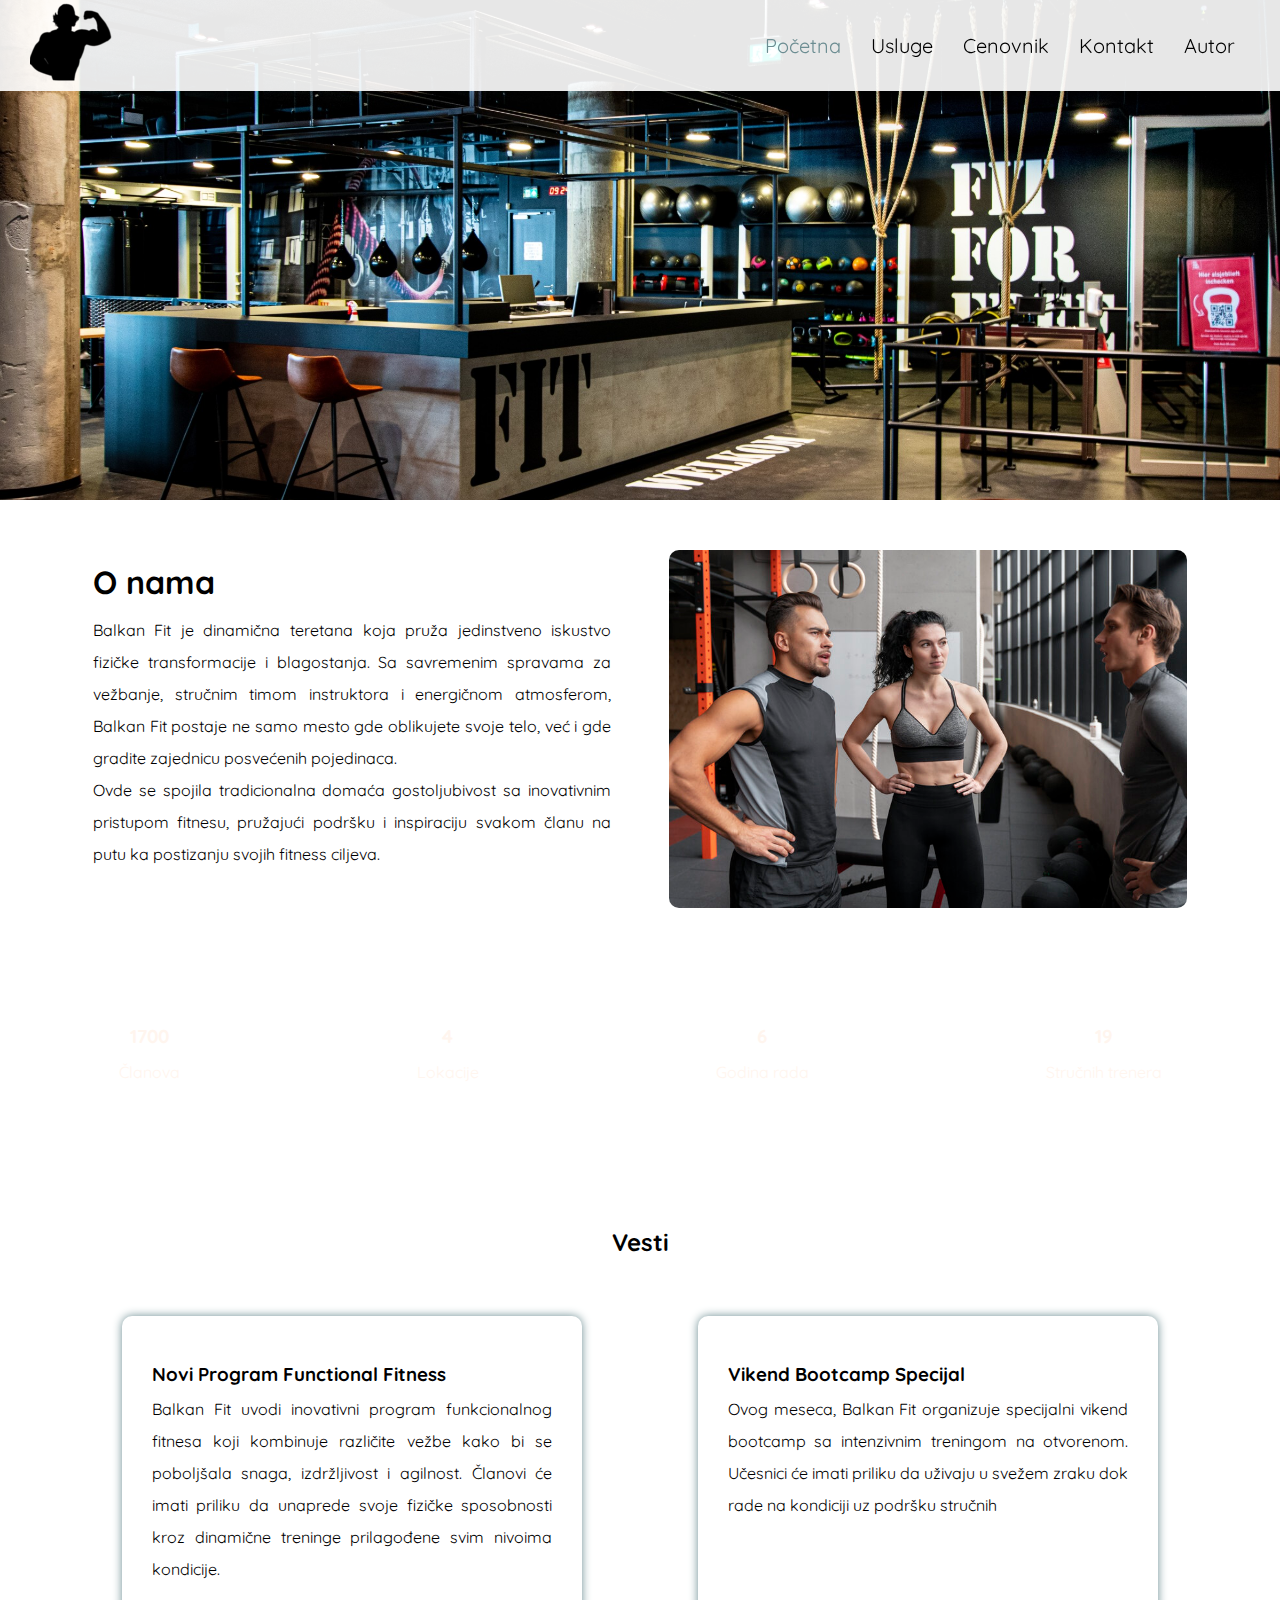
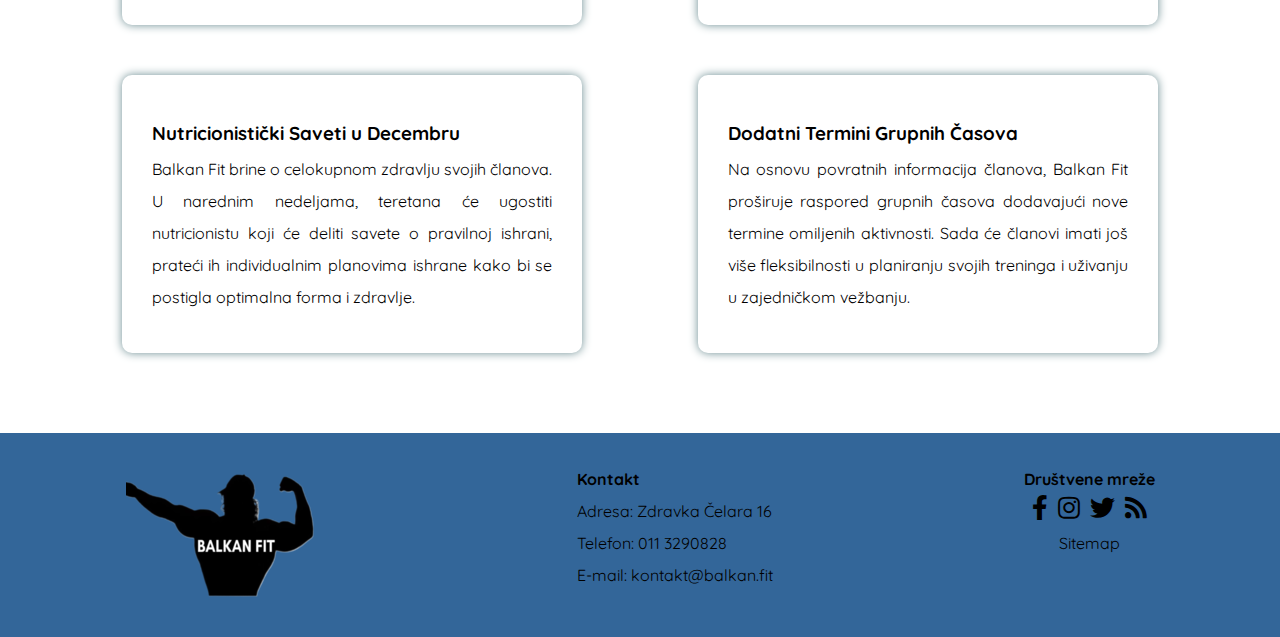
<file: Balkan fit/balkanfit/balkan_fit/index.html>
<!DOCTYPE html>
<html lang="sr-Latn-RS">


<head>
    <meta charset="UTF-8">
    <link href="https://fonts.googleapis.com/css2?family=Quicksand&amp;display=swap" rel="stylesheet">
    <title>Balkan Fit | Početna</title>
    <link rel="stylesheet" href="css/style.css" type="text/css">
    <link rel="stylesheet" href="../../cdnjs.cloudflare.com/ajax/libs/font-awesome/5.15.1/css/all.min.css">
    <link rel="shortcut icon" href="img/logo.ico">
    <meta name="keywords" content="Fitnes, Bodybuilding, Snaga, Kardio, Funkcionalni trening"/>
	<meta name="description" content="Teretana Balkan Fit pruža vrhunski fitnes doživljaj uz stručne trenere, modernu opremu i motivišuću atmosferu. Postignite svoje fitness ciljeve uz nas!" />
	<meta name="author" content="Nikola Eremija"/>
</head>
<body>
    <header>
        <nav>
            <div id="logo">
                <a href="index.html">
                    <img src="img/logo.png" alt="Logo slika"/>
                </a>
            </div>
            <ul id="meni">
                <li>
                    <a href="index.html" class="aktivan">Početna</a>
                </li>
                <li>
                    <a href="usluge.html">Usluge</a>
                </li>
                <li>
                    <a href="cenovnik.html">Cenovnik</a>
                </li>
                <li>
                    <a href="kontakt.html">Kontakt</a>
                </li>
                <li>
                    <a href="autor.html">Autor</a>
                </li>
            </ul>
        </nav>
        <div class="coverphoto">
        </div>
    </header>
    <main>
        <div class="tekstovi">
            <div class="okvir">
                <h1>O nama</h1>
                <p>Balkan Fit je dinamična teretana koja pruža jedinstveno iskustvo fizičke transformacije i blagostanja. Sa savremenim spravama za vežbanje, stručnim timom instruktora i energičnom atmosferom, Balkan Fit postaje ne samo mesto gde oblikujete svoje telo, već i gde gradite zajednicu posvećenih pojedinaca.</p>
                <p>Ovde se spojila tradicionalna domaća gostoljubivost sa inovativnim pristupom fitnesu, pružajući podršku i inspiraciju svakom članu na putu ka postizanju svojih fitness ciljeva.</p>
            </div>
            <div class="okvir">
                <img src="img/slikaradnici.jpg" alt="Slika radnika teretane">
            </div>
        </div>
        <div id="brojevi">
            <div class="blok">
                <h3>1700</h3>
                <p>Članova</p>
            </div>
            <div class="blok">
                <h3>4</h3>
                <p>Lokacije</p>
            </div>
            <div class="blok">
                <h3>6</h3>
                <p>Godina rada</p>
            </div>
            <div class="blok">
                <h3>19</h3>
                <p>Stručnih trenera</p>
            </div>
        </div>
        <div class="tekstovi">
            <div id="vesti">
                <h2>Vesti</h2>
            </div>
            <div class="vest">
                <h3>Novi Program Functional Fitness</h3>
                <p>Balkan Fit uvodi inovativni program funkcionalnog fitnesa koji kombinuje različite vežbe kako bi se poboljšala snaga, izdržljivost i agilnost. Članovi će imati priliku da unaprede svoje fizičke sposobnosti kroz dinamične treninge prilagođene svim nivoima kondicije.</p>
            </div>
            <div class="vest">
                <h3>Vikend Bootcamp Specijal</h3>
                <p>Ovog meseca, Balkan Fit organizuje specijalni vikend bootcamp sa intenzivnim treningom na otvorenom. Učesnici će imati priliku da uživaju u svežem zraku dok rade na kondiciji uz podršku stručnih </p>
            </div>
            <div class="vest">
                <h3>Nutricionistički Saveti u Decembru</h3>
                <p>Balkan Fit brine o celokupnom zdravlju svojih članova. U narednim nedeljama, teretana će ugostiti nutricionistu koji će deliti savete o pravilnoj ishrani, prateći ih individualnim planovima ishrane kako bi se postigla optimalna forma i zdravlje.</p>
            </div>
            <div class="vest">
                <h3>Dodatni Termini Grupnih Časova</h3>
                <p>Na osnovu povratnih informacija članova, Balkan Fit proširuje raspored grupnih časova dodavajući nove termine omiljenih aktivnosti. Sada će članovi imati još više fleksibilnosti u planiranju svojih treninga i uživanju u zajedničkom vežbanju.</p>
            </div>
        </div>
    </main>
    <footer>
        <div class="blok">
            <a href="index.html">
                <img src="img/logo2.png" alt="Logo slika"/>
            </a>
        </div>
        <div class="blok">
            <h4>Kontakt</h4>
            <p>Adresa: Zdravka Čelara 16</p>
            <p>Telefon: 011 3290828</p>
            <p>E-mail: kontakt@balkan.fit</p>
        </div>
        <div class="blok mreze">
            <h4>Društvene mreže</h4>
            <a href="https://www.facebook.com/" target="_blank"><i class="fab fa-facebook-f"></i></a>
            <a href="https://www.instagram.com/" target="_blank"><i class="fab fa-instagram"></i></a>
            <a href="https://www.twitter.com/" target="_blank"><i class="fab fa-twitter"></i></a>
            <a href="vesti.xml" target="_blank"><i class="fas fa-rss"></i><br></a>
            <a href="sitemap.xml" target="_blank">Sitemap</a>
        </div>
    </footer>
</body>


</html>
</file>
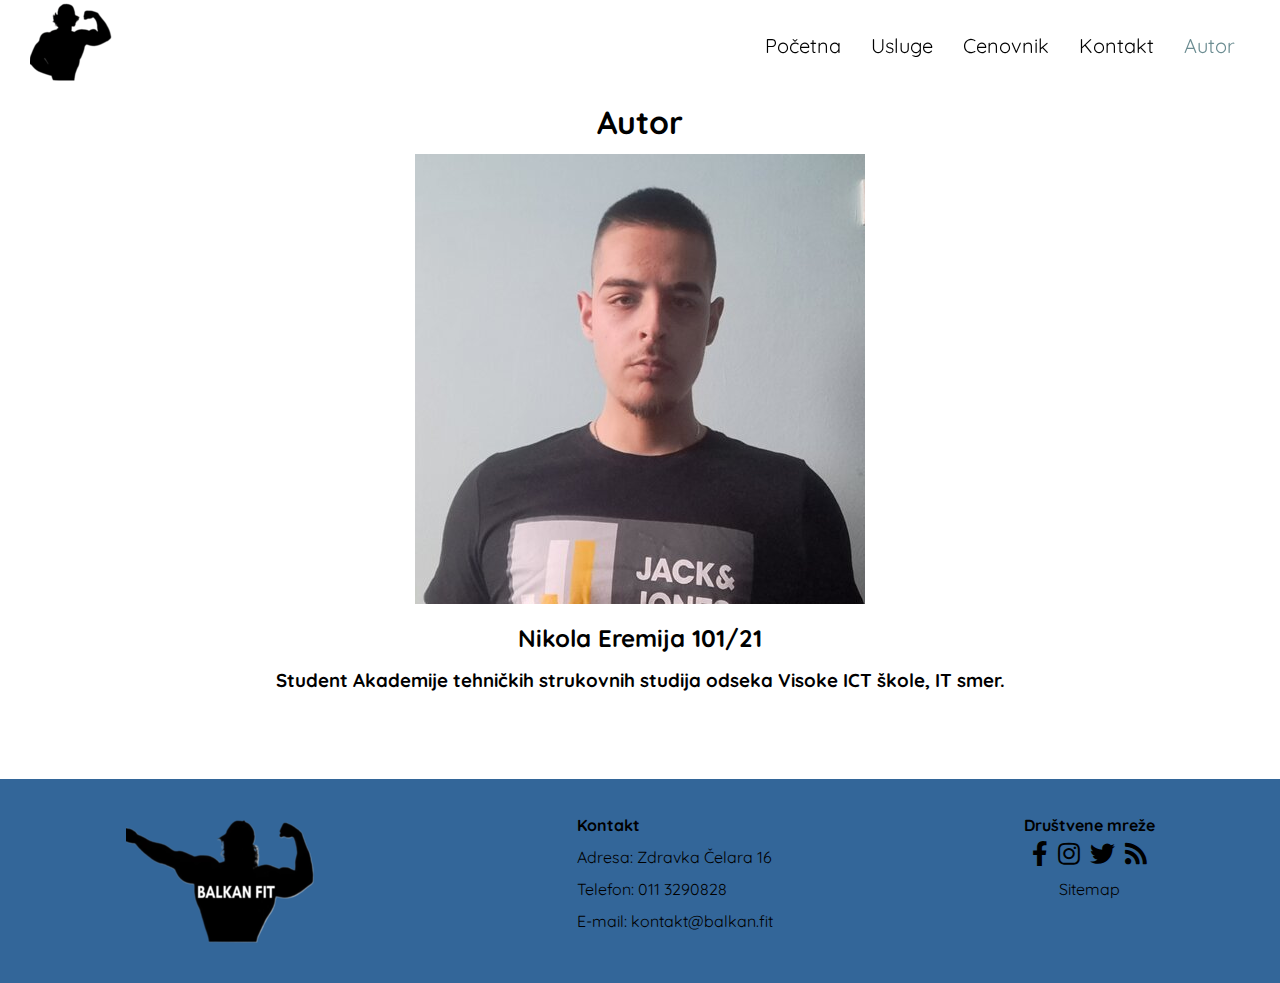
<file: Balkan fit/balkanfit/balkan_fit/autor.html>
<!DOCTYPE html>
<html lang="sr-Latn-RS">


<head>
    <meta charset="UTF-8">
    <link href="https://fonts.googleapis.com/css2?family=Quicksand&amp;display=swap" rel="stylesheet">
    <title>Balkan Fit | Autor</title>
    <link rel="stylesheet" href="css/style.css" type="text/css">
    <link rel="stylesheet" href="../../cdnjs.cloudflare.com/ajax/libs/font-awesome/5.15.1/css/all.min.css">
    <link rel="shortcut icon" href="img/logo.ico">
    <meta name="keywords" content="Teretana, Autor, Nikola, Nikola Eremija, 101/21"/>
	<meta name="description" content="Nikola Eremija je autor sajta. Student Visoke ICT škole"/>
	<meta name="author" content="Nikola Eremija"/>
</head>
<body>
    <header>
        <nav>
            <div id="logo">
                <a href="index.html">
                    <img src="img/logo.png" alt="Logo slika"/>
                </a>
            </div>
            <ul id="meni">
                <li>
                    <a href="index.html">Početna</a>
                </li>
                <li>
                    <a href="usluge.html">Usluge</a>
                </li>
                <li>
                    <a href="cenovnik.html">Cenovnik</a>
                </li>
                <li>
                    <a href="kontakt.html">Kontakt</a>
                </li>
                <li>
                    <a href="autor.html" class="aktivan">Autor</a>
                </li>
            </ul>
        </nav>
    </header>
    <main>
        <div class="naslov autor">
            <h1>Autor</h1>
            <img src="img/autor.jpg" alt="Slika autor">
            <h2>Nikola Eremija 101/21</h2>
            <h3>Student Akademije tehničkih strukovnih studija odseka Visoke ICT škole, IT smer.</h3>
        </div>
    </main>
    <footer>
        <div class="blok">
            <a href="index.html">
                <img src="img/logo2.png" alt="Logo slika"/>
            </a>
        </div>
        <div class="blok">
            <h4>Kontakt</h4>
            <p>Adresa: Zdravka Čelara 16</p>
            <p>Telefon: 011 3290828</p>
            <p>E-mail: kontakt@balkan.fit</p>
        </div>
        <div class="blok mreze">
            <h4>Društvene mreže</h4>
            <a href="https://www.facebook.com/" target="_blank"><i class="fab fa-facebook-f"></i></a>
            <a href="https://www.instagram.com/" target="_blank"><i class="fab fa-instagram"></i></a>
            <a href="https://www.twitter.com/" target="_blank"><i class="fab fa-twitter"></i></a>
            <a href="vesti.xml" target="_blank"><i class="fas fa-rss"></i><br></a>
            <a href="sitemap.xml" target="_blank">Sitemap</a>
        </div>
    </footer>
</body>


</html>
</file>
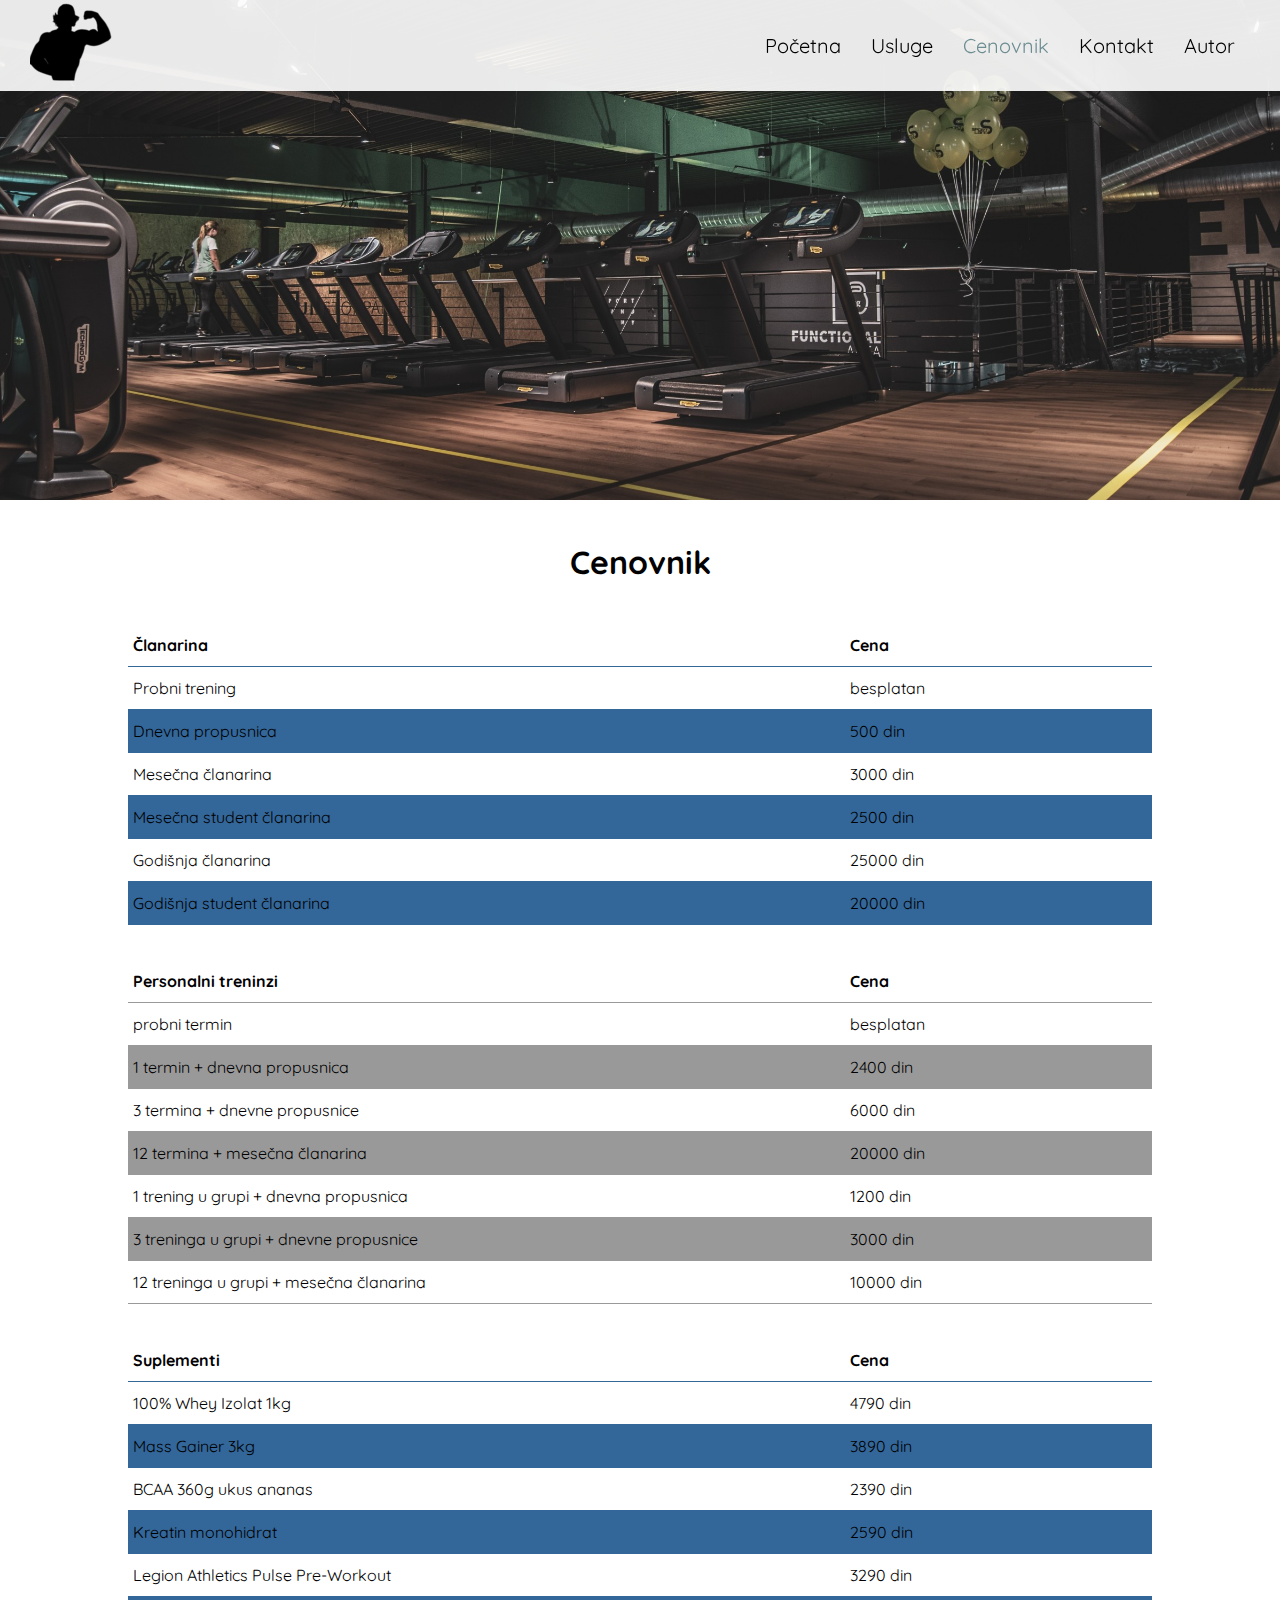
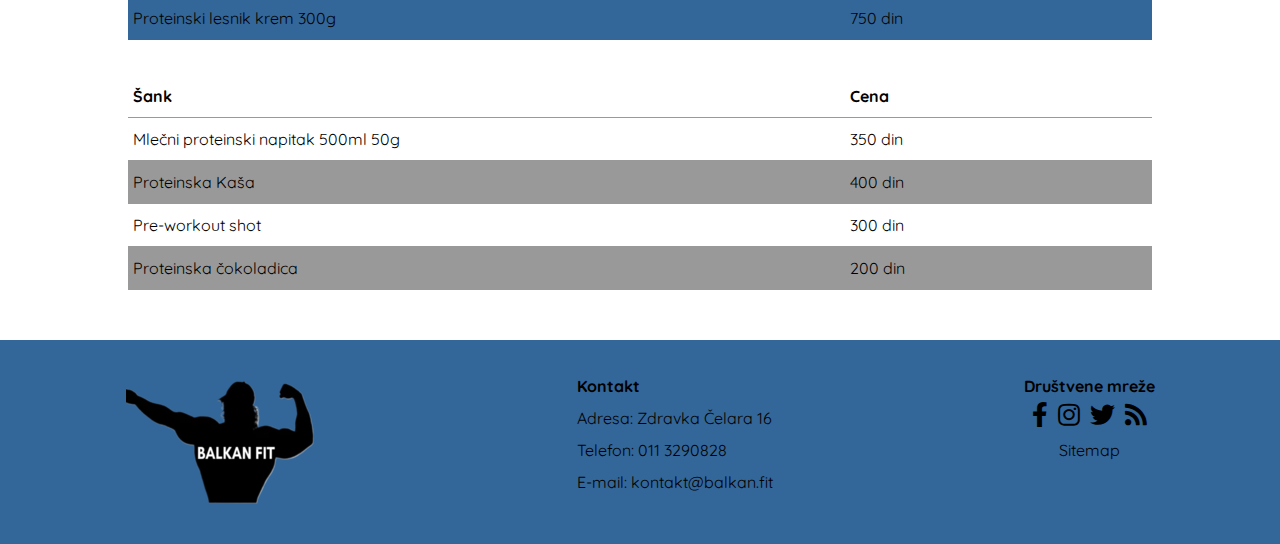
<file: Balkan fit/balkanfit/balkan_fit/cenovnik.html>
<!DOCTYPE html>
<html lang="sr-Latn-RS">


<head>
    <meta charset="UTF-8">
    <link href="https://fonts.googleapis.com/css2?family=Quicksand&amp;display=swap" rel="stylesheet">
    <title>Balkan Fit | Cenovnik</title>
    <link rel="stylesheet" href="css/style.css" type="text/css">
    <link rel="stylesheet" href="../../cdnjs.cloudflare.com/ajax/libs/font-awesome/5.15.1/css/all.min.css">
    <link rel="shortcut icon" href="img/logo.ico">
    <meta name="keywords" content="Cenovnik, Trening, Fitnes, Snaga, Kardio"/>
	<meta name="description" content="Teretana Balkan Fit nudi najefikasnije treninge uz pristupačne članarine. Naši iskusni treneri posvećeni su postizanju vaših fitness ciljeva. Pridružite nam se i očekujte vrhunsko iskustvo u svetu fitnesa." />
	<meta name="author" content="Nikola Eremija"/>
</head>
<body>
    <header>
        <nav>
            <div id="logo">
                <a href="index.html">
                    <img src="img/logo.png" alt="Logo slika"/>
                </a>
            </div>
            <ul id="meni">
                <li>
                    <a href="index.html">Početna</a>
                </li>
                <li>
                    <a href="usluge.html">Usluge</a>
                </li>
                <li>
                    <a href="cenovnik.html" class="aktivan">Cenovnik</a>
                </li>
                <li>
                    <a href="kontakt.html">Kontakt</a>
                </li>
                <li>
                    <a href="autor.html">Autor</a>
                </li>
            </ul>
        </nav>
        <div class="coverphoto covercenovnik">
        </div>
    </header>
    <main>
        <div class="naslov">
            <h1>Cenovnik</h1>
        </div>
        <div id="cenovnik">
            <table>
                <thead>
                    <tr>
                        <th>Članarina</th><th>Cena</th>
                    </tr>
                </thead>
                <tbody>
                    <tr>
                        <td>Probni trening</td><td>besplatan</td>
                    </tr>
                    <tr>
                        <td>Dnevna propusnica</td><td>500 din</td>
                    </tr>
                    <tr>
                        <td>Mesečna članarina</td><td>3000 din</td>
                    </tr>
                    <tr>
                        <td>Mesečna student članarina</td><td>2500 din</td>
                    </tr>
                    <tr>
                        <td>Godišnja članarina</td><td>25000 din</td>
                    </tr>
                    <tr>
                        <td>Godišnja student članarina</td><td>20000 din</td>
                    </tr>
                </tbody>
            </table>
            <table>
                <thead>
                    <tr>
                        <th>Personalni treninzi</th><th>Cena</th>
                    </tr>
                </thead>
                <tbody>
                    <tr>
                        <td>probni termin</td><td>besplatan</td>
                    </tr>
                    <tr>
                        <td>1 termin + dnevna propusnica</td><td>2400 din</td>
                    </tr>
                    <tr>
                        <td>3 termina + dnevne propusnice</td><td>6000 din</td>
                    </tr>
                    <tr>
                        <td>12 termina + mesečna članarina</td><td>20000 din</td>
                    </tr>
                    <tr>
                        <td>1 trening u grupi + dnevna propusnica</td><td>1200 din</td>
                    </tr>
                    <tr>
                        <td>3 treninga u grupi + dnevne propusnice</td><td>3000 din</td>
                    </tr>
                    <tr>
                        <td>12 treninga u grupi + mesečna članarina</td><td>10000 din</td>
                    </tr>
                </tbody>
            </table>
            <table>
                <thead>
                    <tr>
                        <th>Suplementi</th><th>Cena</th>
                    </tr>
                </thead>
                <tbody>
                    <tr>
                        <td>100% Whey Izolat 1kg</td><td>4790 din</td>
                    </tr>
                    <tr>
                        <td>Mass Gainer 3kg</td><td>3890 din</td>
                    </tr>
                    <tr>
                        <td>BCAA 360g ukus ananas</td><td>2390 din</td>
                    </tr>
                    <tr>
                        <td>Kreatin monohidrat</td><td>2590 din</td>
                    </tr>
                    <tr>
                        <td>Legion Athletics Pulse Pre-Workout</td><td>3290 din</td>
                    </tr>
                    <tr>
                        <td>Proteinski lesnik krem 300g</td><td>750 din</td>
                    </tr>
                </tbody>
            </table>
            <table>
                <thead>
                    <tr>
                        <th>Šank</th><th>Cena</th>
                    </tr>
                </thead>
                <tbody>
                    <tr>
                        <td>Mlečni proteinski napitak 500ml 50g</td><td>350 din</td>
                    </tr>
                    <tr>
                        <td>Proteinska Kaša</td><td>400 din</td>
                    </tr>
                    <tr>
                        <td>Pre-workout shot</td><td>300 din</td>
                    </tr>
                    <tr>
                        <td>Proteinska čokoladica</td><td>200 din</td>
                    </tr>
                </tbody>
            </table>
        </div>
    </main>
    <footer>
        <div class="blok">
            <a href="index.html">
                <img src="img/logo2.png" alt="Logo slika"/>
            </a>
        </div>
        <div class="blok">
            <h4>Kontakt</h4>
            <p>Adresa: Zdravka Čelara 16</p>
            <p>Telefon: 011 3290828</p>
            <p>E-mail: kontakt@balkan.fit</p>
        </div>
        <div class="blok mreze">
            <h4>Društvene mreže</h4>
            <a href="https://www.facebook.com/" target="_blank"><i class="fab fa-facebook-f"></i></a>
            <a href="https://www.instagram.com/" target="_blank"><i class="fab fa-instagram"></i></a>
            <a href="https://www.twitter.com/" target="_blank"><i class="fab fa-twitter"></i></a>
            <a href="vesti.xml" target="_blank"><i class="fas fa-rss"></i><br></a>
            <a href="sitemap.xml" target="_blank">Sitemap</a>
        </div>
    </footer>
</body>


</html>
</file>
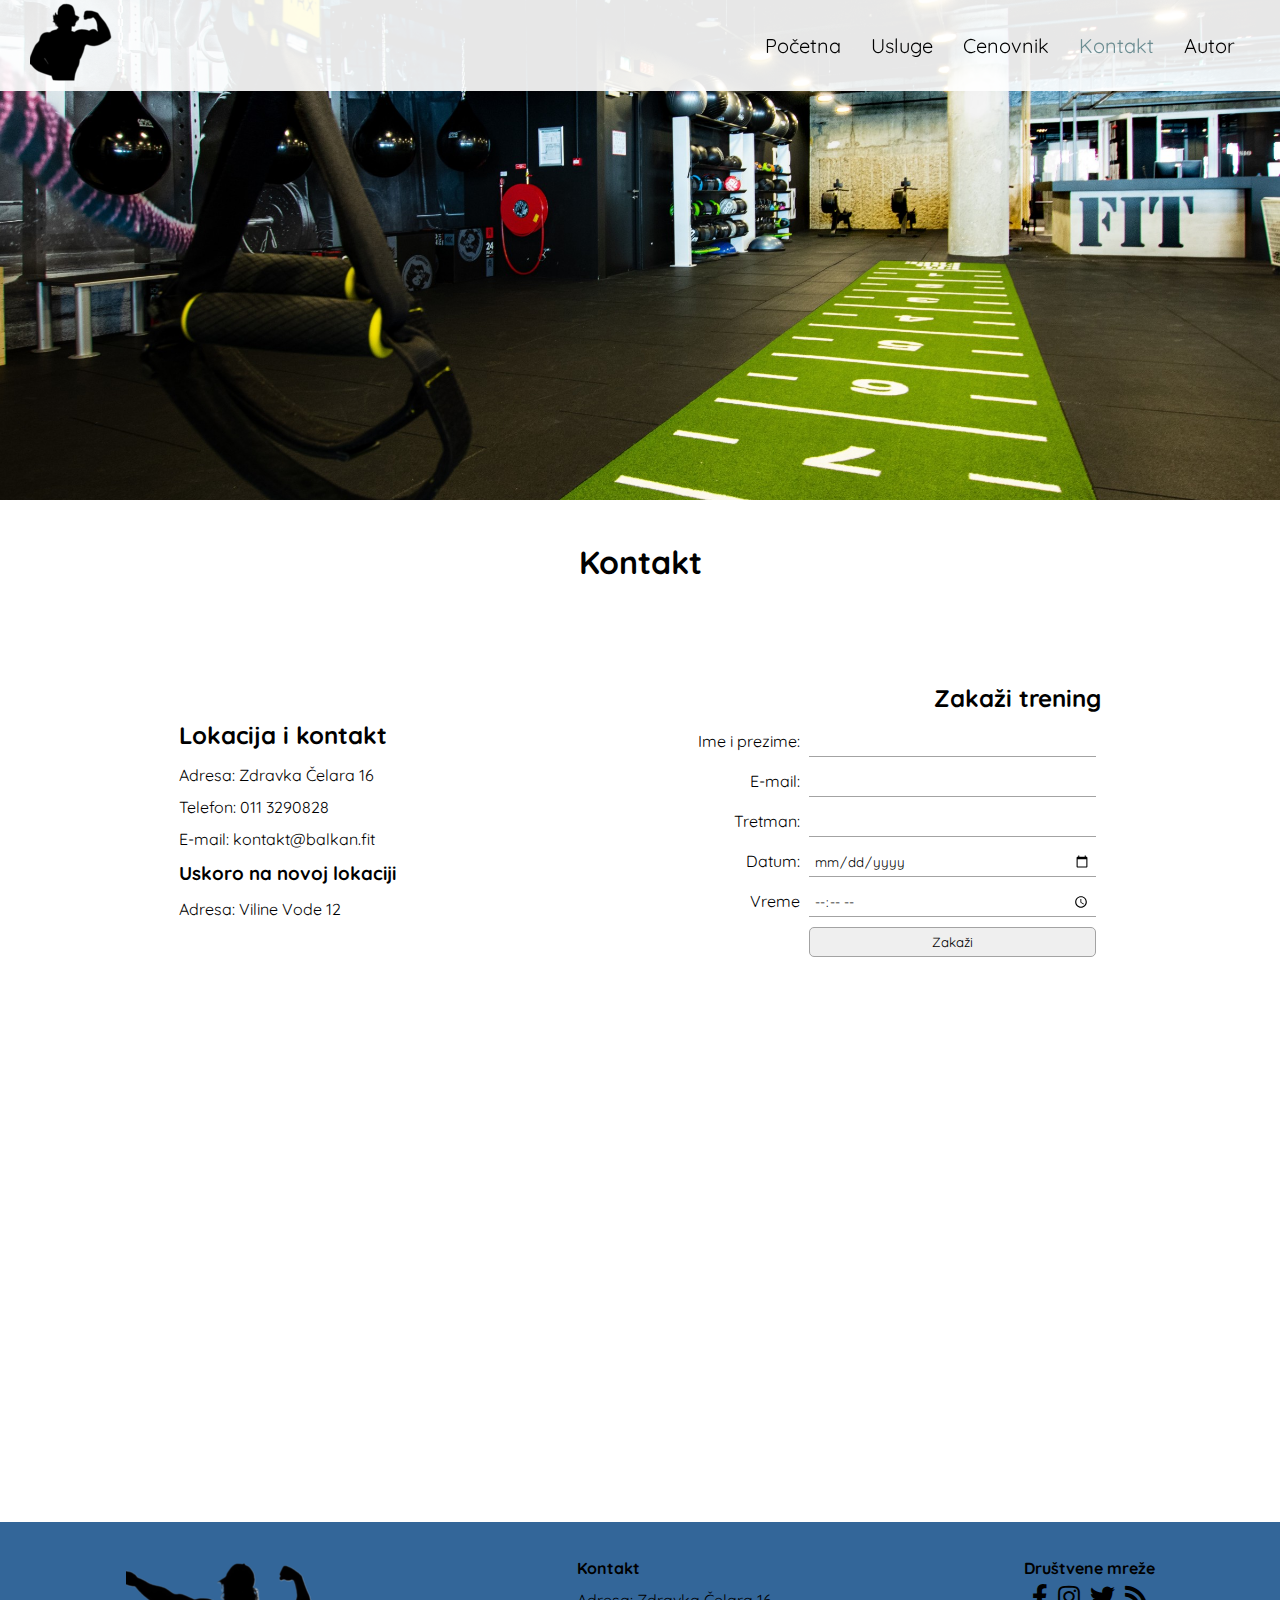
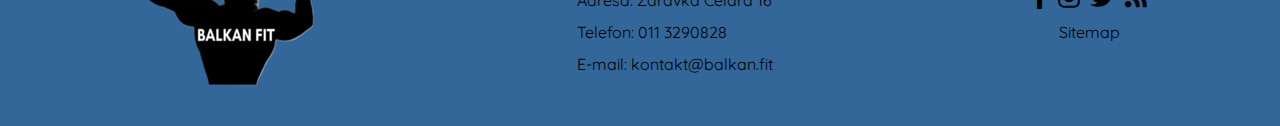
<file: Balkan fit/balkanfit/balkan_fit/kontakt.html>
<!DOCTYPE html>
<html lang="sr-Latn-RS">


<head>
    <meta charset="UTF-8">
    <link href="https://fonts.googleapis.com/css2?family=Quicksand&amp;display=swap" rel="stylesheet">
    <title>Balkan Fit | Kontakt</title>
    <link rel="stylesheet" href="css/style.css" type="text/css">
    <link rel="stylesheet" href="../../cdnjs.cloudflare.com/ajax/libs/font-awesome/5.15.1/css/all.min.css">
    <link rel="shortcut icon" href="img/logo.ico">
    <meta name="keywords" content="Teretana, Fitnes, Lokacija, Adresa, Kontakt, Telefon, E-mail"/>
	<meta name="description" content="Naša teretana je savršeno pozicionirana blizu centra grada, sa pristupačnim parkingom ispred. Rezervišite svoj termin na vreme i pridružite se zajednici posvećenoj vašem zdravlju i fitnesu." />
	<meta name="author" content="Nikola Eremija"/>
</head>
<body>
    <header>
        <nav>
            <div id="logo">
                <a href="index.html">
                    <img src="img/logo.png" alt="Logo slika"/>
                </a>
            </div>
            <ul id="meni">
                <li>
                    <a href="index.html">Početna</a>
                </li>
                <li>
                    <a href="usluge.html">Usluge</a>
                </li>
                <li>
                    <a href="cenovnik.html">Cenovnik</a>
                </li>
                <li>
                    <a href="kontakt.html" class="aktivan">Kontakt</a>
                </li>
                <li>
                    <a href="autor.html">Autor</a>
                </li>
            </ul>
        </nav>
        <div class="coverphoto coverkontakt">
        </div>
    </header>
    <main>
        <div class="naslov">
            <h1>Kontakt</h1>
        </div>
        <div class="tekstovi kontaktdiv">
            <div id="kontakt">
                <h2>Lokacija i kontakt</h2>
                <p>Adresa: Zdravka Čelara 16</p>
                <p>Telefon: 011 3290828</p>
                <p>E-mail: kontakt@balkan.fit</p>
                <h3>Uskoro na novoj lokaciji</h3>
                <p>Adresa: Viline Vode 12</p>
            </div>
            <div id="forma">
                <h2>Zakaži trening</h2>
                <form action="#" method="POST">
                    <label for="imeIprezime">Ime i prezime: </label>
                    <input type="text" name="imePrezime" id="imeIprezime"><br>
                    <label for="email">E-mail: </label>
                    <input type="email" name="email" id="email"><br>
                    <label for="tretman">Tretman: </label>
                    <input type="text" name="tretman" id="tretman"><br>
                    <label for="datum">Datum: </label>
                    <input type="date" name="datum" id="datum"><br>
                    <label for="vreme">Vreme</label>
                    <input type="time" name="vreme" id="vreme"><br>
                    <input type="button" name="zakazivanje" id="zakazivanje" value="Zakaži">
                </form>
            </div>
        </div>
        <div id="mapa">
            <iframe src="https://www.google.com/maps/embed?pb=!1m18!1m12!1m3!1d2830.3349162219065!2d20.4846946!3d44.8147412!2m3!1f0!2f0!3f0!3m2!1i1024!2i768!4f13.1!3m3!1m2!1s0x475a7a95dfdba1fb%3A0x7dd3ed9b437a11d6!2sZdravka%20%C4%8Celara%2016%2C%20Beograd%2011000!5e0!3m2!1sen!2srs!4v1701303300876!5m2!1sen!2srs" width="600" height="450" style="border:0;" allowfullscreen="" loading="lazy" referrerpolicy="no-referrer-when-downgrade"></iframe>
        </div>
    </main>
    <footer>
        <div class="blok">
            <a href="index.html">
                <img src="img/logo2.png" alt="Logo slika"/>
            </a>
        </div>
        <div class="blok">
            <h4>Kontakt</h4>
            <p>Adresa: Zdravka Čelara 16</p>
            <p>Telefon: 011 3290828</p>
            <p>E-mail: kontakt@balkan.fit</p>
        </div>
        <div class="blok mreze">
            <h4>Društvene mreže</h4>
            <a href="https://www.facebook.com/" target="_blank"><i class="fab fa-facebook-f"></i></a>
            <a href="https://www.instagram.com/" target="_blank"><i class="fab fa-instagram"></i></a>
            <a href="https://www.twitter.com/" target="_blank"><i class="fab fa-twitter"></i></a>
            <a href="vesti.xml" target="_blank"><i class="fas fa-rss"></i><br></a>
            <a href="sitemap.xml" target="_blank">Sitemap</a>
        </div>
    </footer>
</body>


</html>
</file>
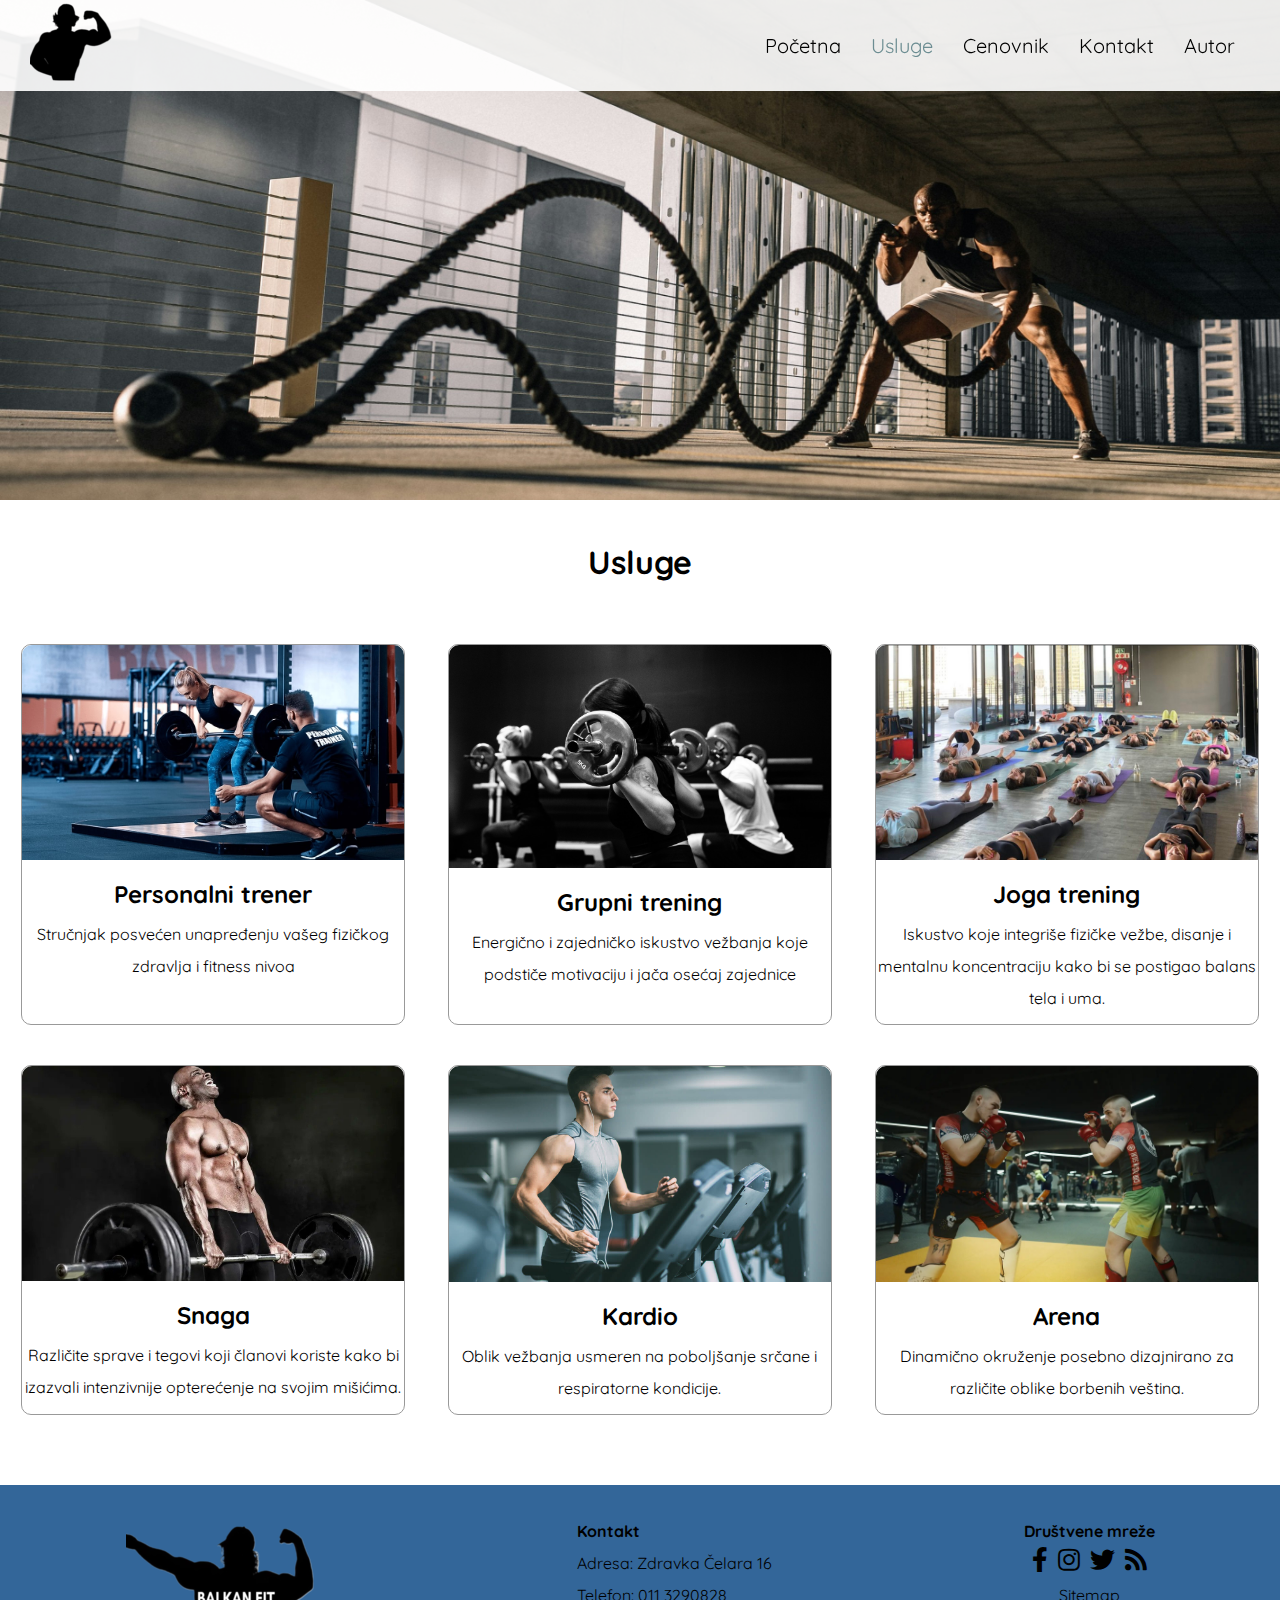
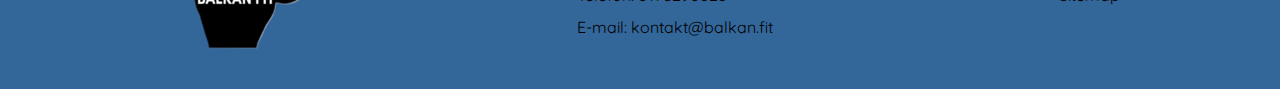
<file: Balkan fit/balkanfit/balkan_fit/usluge.html>
<!DOCTYPE html>
<html lang="sr-Latn-RS">


<head>
    <meta charset="UTF-8">
    <link href="https://fonts.googleapis.com/css2?family=Quicksand&amp;display=swap" rel="stylesheet">
    <title>Balkan Fit | Usluge</title>
    <link rel="stylesheet" href="css/style.css" type="text/css">
    <link rel="stylesheet" href="../../cdnjs.cloudflare.com/ajax/libs/font-awesome/5.15.1/css/all.min.css">
    <link rel="shortcut icon" href="img/logo.ico">
    <meta name="keywords" content="Trening, Mišići, Kardio, Snaga, Oprema"/>
	<meta name="description" content="Otkrijte širok spektar naših usluga iz oblasti fitnesa i nege tela. Naš tim profesionalaca posvećen je vašem fizičkom i mentalnom blagostanju. Prepustite se vrhunskom iskustvu i posetite nas." />
	<meta name="author" content="Nikola Eremija"/>
</head>
<body>
    <header>
        <nav>
            <div id="logo">
                <a href="index.html">
                    <img src="img/logo.png" alt="Logo slika"/>
                </a>
            </div>
            <ul id="meni">
                <li>
                    <a href="index.html">Početna</a>
                </li>
                <li>
                    <a href="usluge.html" class="aktivan">Usluge</a>
                </li>
                <li>
                    <a href="cenovnik.html">Cenovnik</a>
                </li>
                <li>
                    <a href="kontakt.html">Kontakt</a>
                </li>
                <li>
                    <a href="autor.html">Autor</a>
                </li>
            </ul>
        </nav>
        <div class="coverphoto coverusluge">
        </div>
    </header>
    <main>
        <div class="naslov">
            <h1>Usluge</h1>
        </div>
        <div id="usluge">
            <div class="usluga">
                <div>
                    <img src="img/trener.jpg" alt="Personalni trener">
                </div>
                <h2>Personalni trener</h2>
                <p>Stručnjak posvećen unapređenju vašeg fizičkog zdravlja i fitness nivoa</p>
            </div>
            <div class="usluga">
                <div>
                    <img src="img/grupnit.jpg" alt="Grupni Trening">
                </div>
                <h2>Grupni trening</h2>
                <p>Energično i zajedničko iskustvo vežbanja koje podstiče motivaciju i jača osećaj zajednice</p>
            </div>
            <div class="usluga">
                <div>
                    <img src="img/joga.jpg" alt="Trening Joge">
                </div>
                <h2>Joga trening</h2>
                <p>Iskustvo koje integriše fizičke vežbe, disanje i mentalnu koncentraciju kako bi se postigao balans tela i uma.</p>
            </div>
            <div class="usluga">
                <div>
                    <img src="img/snaga.jpg" alt="Trening Snage">
                </div>
                <h2>Snaga</h2>
                <p>Različite sprave i tegovi koji članovi koriste kako bi izazvali intenzivnije opterećenje na svojim mišićima.</p>
            </div>
            <div class="usluga">
                <div>
                    <img src="img/kardio.jpg" alt="Kardio Trening">
                </div>
                <h2>Kardio</h2>
                <p>Oblik vežbanja usmeren na poboljšanje srčane i respiratorne kondicije.</p>
            </div>
            <div class="usluga">
                <div>
                    <img src="img/arena.jpg" alt="Arena">
                </div>
                <h2>Arena</h2>
                <p>Dinamično okruženje posebno dizajnirano za različite oblike borbenih veština.</p>
            </div>
        </div>
    </main>
    <footer>
        <div class="blok">
            <a href="index.html">
                <img src="img/logo2.png" alt="Logo slika"/>
            </a>
        </div>
        <div class="blok">
            <h4>Kontakt</h4>
            <p>Adresa: Zdravka Čelara 16</p>
            <p>Telefon: 011 3290828</p>
            <p>E-mail: kontakt@balkan.fit</p>
        </div>
        <div class="blok mreze">
            <h4>Društvene mreže</h4>
            <a href="https://www.facebook.com/" target="_blank"><i class="fab fa-facebook-f"></i></a>
            <a href="https://www.instagram.com/" target="_blank"><i class="fab fa-instagram"></i></a>
            <a href="https://www.twitter.com/" target="_blank"><i class="fab fa-twitter"></i></a>
            <a href="vesti.xml" target="_blank"><i class="fas fa-rss"></i><br></a>
            <a href="sitemap.xml" target="_blank">Sitemap</a>
        </div>
    </footer>
</body>


</html>
</file>
<file: Balkan fit/balkanfit/balkan_fit/css/style.css>
*{
    margin: 0px;
    padding: 0px;
    box-sizing: border-box;
}
body{
    font-family: 'Quicksand', sans-serif;
    line-height: 2;
}
header{
    width: 100%;
}
nav{
    line-height: normal;
    width: 100%;
    display: flex;
    justify-content: space-between;
    background-color: rgba(255, 255, 255, 0.904);
    position: fixed;
    align-items: center;
    padding: 0px 30px;
}
#meni{
    display: flex;
    justify-content: space-between;
    list-style-type: none;
}
#meni li{
    margin: 5px;
}
#meni li a{
    padding: 10px;
    font-size: 20px;
    color: #000;
}
a{
    text-decoration: none;
}
#meni li .aktivan{
    color: #6c8d92;
}
.coverphoto{
    width: 100%;
    height: 500px;
    background-image: url("../img/slika17.jpg");
    background-size: cover;
    background-position: center;
}
.coverusluge{
    background-image: url("../img/slika12.jpg");
}
.covercenovnik{
    background-image: url("../img/slika78.jpg");
}
.coverkontakt{
    background-image: url("../img/slika85.jpg");
}
#logo{
    animation-name: animacija;
    animation-duration: 4s;
}
@keyframes animacija{
    from{ 
        opacity: 0;
    }
    to{
        opacity: 1;
    }
}
.tekstovi{
    margin: 50px auto;
    width: 90%;
    display: flex;
    justify-content: space-around;
    text-align: justify;
    flex-wrap: wrap;
}
.okvir{
    width: 45%;
}
.okvir img{
    width: 100%;
    border-radius: 10px;
}
#brojevi{
    width: 100%;
    background-image: url("../img/slika6.jpg");
    background-repeat: no-repeat;
    background-size: cover;
    background-attachment: fixed;
}
#statistika{
    text-align: center;
    margin: 30px;
}
#brojevi{
    width: 100%;
    display: flex;
    justify-content: space-around;
    text-align: justify;
    text-align: center;
    color: seashell;
}
.blok{
    padding: 50px;
}
#vesti{
    width: 100%;
    text-align: center;
    padding: 30px;
}
.vest{
    width: 40%;
    margin-bottom: 30px;
    margin-top: 20px;
    padding: 40px 30px;
    border-radius: 10px;
    box-shadow: 0px 0px 10px #6c8d92;
}
.vest:hover{
    box-shadow: 0px 0px 20px #336699;
    transition-duration: 1s;
}
footer{
    margin-top: 50px;
    width: 100%;
    background-color: #336699;
    display: flex;
    justify-content: space-around;
    text-align: justify;
}
footer .blok{
    border: 0px;
}
#usluge{
    width: 100%;
    display: flex;
    flex-wrap: wrap;
    justify-content: space-around;
}
.usluga{
    width: 30%;
    text-align: center;
    border: 1px solid #999999;
    border-radius: 10px;
    margin: 20px 0px;
    padding-bottom: 10px;
}
.naslov{
    padding: 30px;
    text-align: center;
}
.usluga img{
    width: 100%;
    border-radius: 10px 10px 0px 0px;
}
#cenovnik{
    width: 80%;
    margin: 0pc auto;
}
#cenovnik table{
    width: 100%;
    text-align: left;
    border-collapse: collapse;
}
#cenovnik table td,#cenovnik table th{
    padding: 5px;
}
#cenovnik table:nth-child(even) tr{
    border-bottom: 1px solid #999999;
}
#cenovnik table:nth-child(odd) tr{
    border-bottom: 1px solid #336699;
}
#cenovnik table:nth-child(even) tr:nth-child(even){
    background-color: #999999;
}
#cenovnik table:nth-child(odd) tr:nth-child(even){
    background-color: #336699;
}
#cenovnik table{
    margin-bottom: 35px;
}
#cenovnik table td{
    width: 70%;
}
#forma{
    text-align: right;
}
#kontakt, #forma{
    width: 40%;
}
input{
    width: 70%;
    margin: 5px;
    padding: 5px;
    height: 30px;
    border: 1px solid #a3a3a3;
    font-family: 'Quicksand', sans-serif;
}
input[type=text],input[type=date],input[type=time],input[type=email]{
    border: none;
    border-bottom: 1px solid #a3a3a3;
}
input[type=button]{
    border-radius: 5px;
}
.kontaktdiv{
    width: 80%;
    align-items: center;
}
#mapa,#mapa iframe{
    width: 100%;
    border: none;
}
.blok i{
    font-size: 25px;
    margin: 0px 3px;
}
.mreze{
    text-align: center;
}
.mreze a{
    color: #000;
}
footer .blok{
    padding: 30px;
}
.autor{
    padding-top: 90px;
}
</file>
